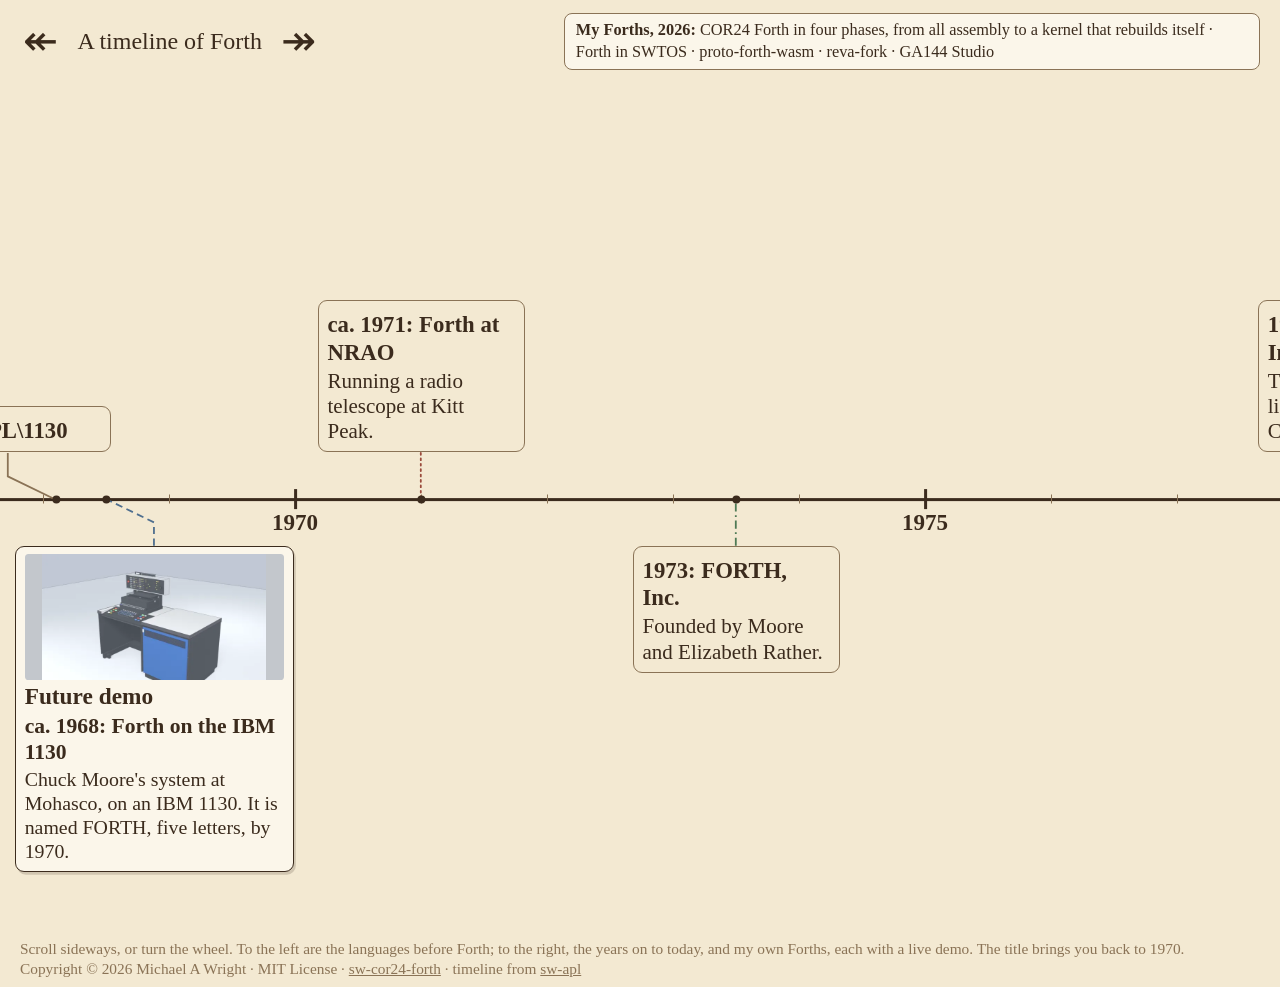
<file: pages/forth-timeline/index.html>
<!DOCTYPE html>
<meta charset="utf-8">
<title>A timeline of Forth</title>
<meta name="viewport" content="width=device-width, initial-scale=1, viewport-fit=cover">
<meta name="description" content="A timeline of Forth, from the IBM 1130 to my own Forths, with live demos.">
<meta name="theme-color" content="#f3e9d2">
<style>
  :root { --paper: #f3e9d2; --ink: #3b2b1d; --soft: #8a7356; --box: #fbf6ea;
    --hand: "Bradley Hand", "Segoe Print", "Comic Neue", cursive; }
  body { margin: 0; background: var(--paper); color: var(--ink);
    font-family: Georgia, "Times New Roman", serif; }
  header { display: flex; gap: 1rem; align-items: center; flex-wrap: wrap; padding: .8rem 1.25rem 0; }
  header h1 { font-size: 1.5rem; font-weight: normal; margin: 0; }
  header a { color: inherit; }
  .legend { margin-left: auto; max-width: 42rem; padding: .35rem .7rem; font-size: 1.02rem; line-height: 1.35;
    border: 1px solid var(--soft); border-radius: 8px; background: var(--box); }
  .legend b { font-family: var(--hand); }
  .go { position: relative; font: inherit; font-size: 2.6rem; line-height: 1; color: var(--ink);
    background: none; border: 0; padding: 0 .2rem; cursor: pointer; }
  .go:hover, .go:focus-visible { color: #9a5b1e; }
  .home { position: relative; text-decoration: none; }
  .home:hover, .home:focus-visible { text-decoration: underline; }
  .go::after, .home::after { content: attr(data-tip); position: absolute; top: 110%; z-index: 5; white-space: nowrap;
    font-size: 1.4rem; font-weight: normal; padding: .35rem .7rem; border-radius: .4rem; color: #fff;
    background: rgb(0 0 0 / .72); opacity: 0; pointer-events: none; }
  .go[data-go="-1"]::after, .home::after { left: 0; }
  .go[data-go="1"]::after { left: 0; }
  .go:hover::after, .go:focus-visible::after, .home:hover::after, .home:focus-visible::after { opacity: 1; }
  .strip { overflow-x: auto; overflow-y: hidden; outline: none; }
  .track { position: relative; margin-top: 10px; }
  .line { position: absolute; height: 3px; background: var(--ink); transform: translateY(-1px); }
  .line::after { content: ""; position: absolute; right: -14px; top: -7px;
    border: 8px solid transparent; border-left: 14px solid var(--ink); }
  .tick { position: absolute; width: 1px; height: 10px; background: var(--soft); transform: translate(0, -5px); }
  .tick.fifth { width: 3px; height: 22px; background: var(--ink); transform: translate(-1px, -11px); }
  .year { position: absolute; z-index: 1; transform: translateX(-50%); font-size: 1.6rem;
    font-weight: bold; line-height: 1.1; padding: 0 6px; background: var(--paper); }
  .beyond { position: absolute; font-family: var(--hand); font-size: 1.32rem; white-space: nowrap; }
  .leader { position: absolute; z-index: 0; overflow: visible; pointer-events: none; }
  .leader polyline { fill: none; stroke: var(--soft); stroke-width: 2; }
  /* Each tone a color and a dash pattern, so a reader who cannot tell
     the colors apart can still follow a leader: solid, dashed, dotted,
     dash-dot. */
  .leader.tone-1 polyline { stroke: #4f6f8f; stroke-dasharray: 8 5; }
  .leader.tone-2 polyline { stroke: #9a4b3c; stroke-dasharray: 2 4; stroke-linecap: round; }
  .leader.tone-3 polyline { stroke: #4e7a55; stroke-dasharray: 9 4 2 4; }
  .dot { position: absolute; width: 9px; height: 9px; border-radius: 50%;
    background: var(--ink); transform: translate(-4px, -4px); }
  .callout { position: absolute; z-index: 2; box-sizing: border-box; padding: 8px 10px;
    background: var(--box); border: 2px solid var(--ink); border-radius: 10px;
    box-shadow: 2px 3px 0 rgb(59 43 29 / .18); }
  .callout.note { border-width: 1px; border-color: var(--soft); background: transparent; box-shadow: none; }
  .callout a { color: inherit; text-decoration: none; display: block; height: 100%; }
  .callout a:hover .when { text-decoration: underline; }
  .callout img, .callout .tbd { display: block; width: 100%; height: 140px;
    object-fit: contain; background: #c3c7cc; border-radius: 4px; }
  .callout .tbd { display: grid; place-content: center; text-align: center; font-size: 1.38rem; color: #2b2118; }
  .callout p { margin: 3px 0 0; line-height: 1.2; }
  .callout .shot { position: relative; }
  .callout .shot:empty { display: none; }
  .callout .shot[data-tip]::after { content: attr(data-tip); position: absolute; inset: 0;
    display: grid; place-content: center; text-align: center; padding: .5rem; box-sizing: border-box;
    font-size: 1.62rem; line-height: 1.25; color: #fff; background: rgb(0 0 0 / .5);
    border-radius: 4px; opacity: 0; pointer-events: none; }
  .callout:hover .shot::after, .callout a:focus-visible .shot::after { opacity: 1; }
  .demo { font-size: 1.62rem; font-weight: bold; }
  .when { font-family: var(--hand); font-size: 1.5rem; font-weight: bold; }
  .text { font-size: 1.38rem; }
  .callout.note .when { font-size: 1.58rem; }
  .callout.note .text { font-size: 1.46rem; }
  .callout.mine { border-color: #2f5d3a; }
  footer { padding: .2rem 1.25rem .4rem; font-size: .96rem; color: var(--soft); }
  footer p { margin: .15rem 0; }
  footer a { color: inherit; }
</style>
<header>
  <button class="go" data-go="-1" data-tip="Earlier: the languages before Forth" aria-label="Scroll to earlier years">↞</button>
  <h1><a class="home" href="./" data-tip="Back to 1970">A timeline of Forth</a></h1>
  <button class="go" data-go="1" data-tip="Later: on to today, and my own Forths" aria-label="Scroll to later years">↠</button>
  <aside class="legend" aria-label="My Forths">
    <b>My Forths, 2026:</b>
    COR24 Forth in four phases, from all assembly to a kernel that rebuilds itself ·
    Forth in SWTOS · proto-forth-wasm · reva-fork · GA144 Studio
  </aside>
</header>
<div id="timeline"></div>
<footer>
  <p class="hint">Scroll sideways, or turn the wheel. To the left are the languages before Forth; to the right, the years on to today, and my own Forths, each with a live demo. The title brings you back to 1970.</p>
  <p class="colophon">Copyright &copy; 2026 Michael A Wright
    <span aria-hidden="true">·</span> MIT License
    <span aria-hidden="true">·</span> <a href="https://github.com/sw-embed/sw-cor24-forth">sw-cor24-forth</a> · timeline from <a href="https://github.com/sw-vibe-coding/sw-apl">sw-apl</a></p>
</footer>
<script type="module">
  import init from "./timeline/forth_timeline_web.js";
  init();
  // The arrows by the title: most of a view earlier or later, smoothly.
  for (const go of document.querySelectorAll(".go")) {
    go.addEventListener("click", () => document.querySelector(".strip")
      ?.scrollBy({ left: Number(go.dataset.go) * innerWidth * 0.8, behavior: "smooth" }));
  }
</script>
</file>
